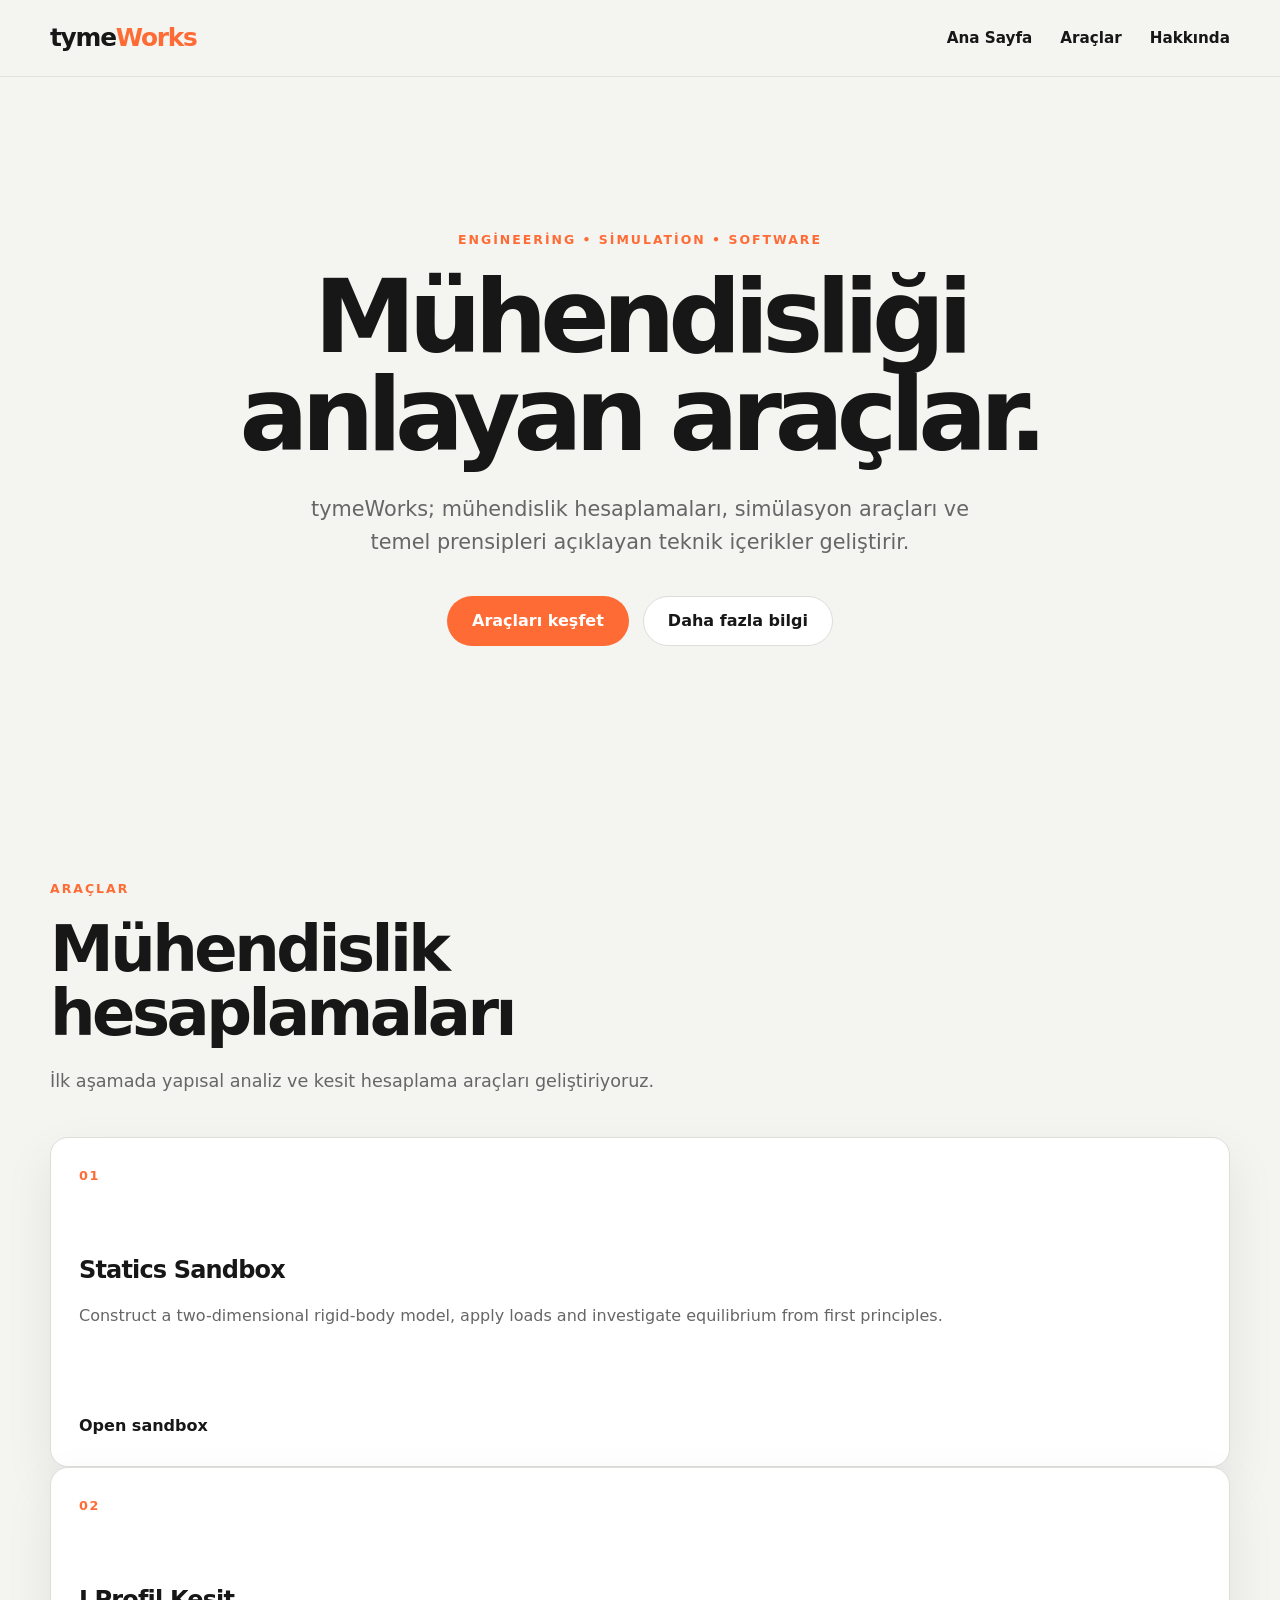
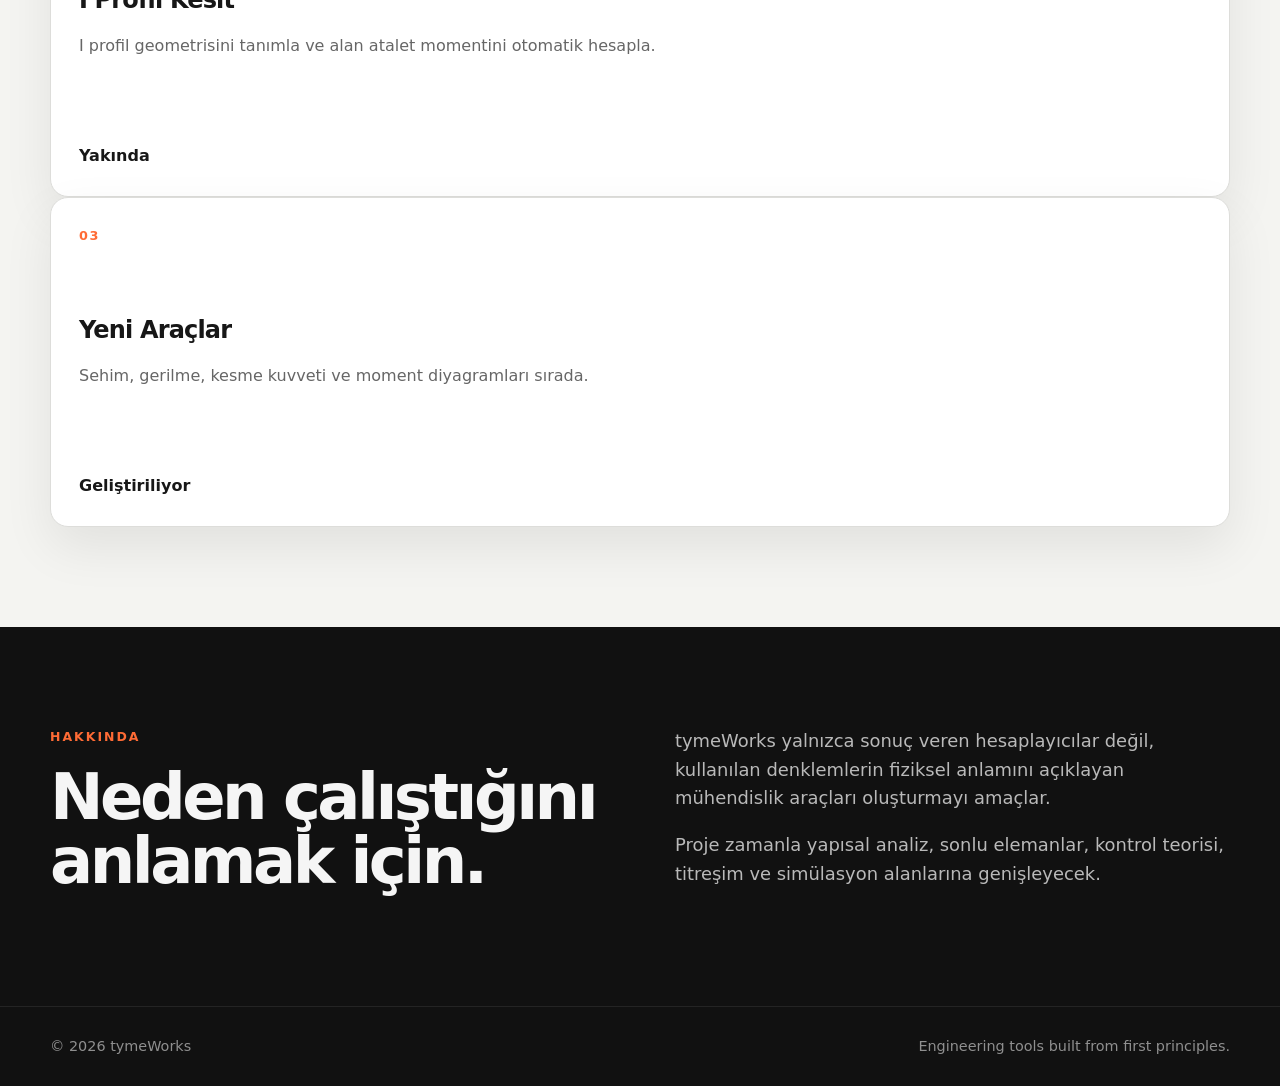
<file: index.html>
<!DOCTYPE html>
<html lang="tr">
<head>
  <meta charset="UTF-8" />
  <meta name="viewport" content="width=device-width, initial-scale=1.0" />
  <meta
    name="description"
    content="tymeWorks mühendislik araçları, simülasyonlar ve teknik içerikler geliştirir."
  />

  <title>tymeWorks</title>

  <link rel="stylesheet" href="css/style.css" />
</head>

<body>
  <header class="site-header">
    <div class="container header-inner">
      <a class="brand" href="#">
        <span class="brand-tyme">tyme</span><span class="brand-works">Works</span>
      </a>

      <nav class="main-nav" aria-label="Ana menü">
        <a href="#home">Ana Sayfa</a>
        <a href="#tools">Araçlar</a>
        <a href="#about">Hakkında</a>
      </nav>
    </div>
  </header>

  <main>
    <section id="home" class="hero">
      <div class="container hero-content">
        <p class="eyebrow">Engineering • Simulation • Software</p>

        <h1>Mühendisliği anlayan araçlar.</h1>

        <p class="hero-text">
          tymeWorks; mühendislik hesaplamaları, simülasyon araçları ve
          temel prensipleri açıklayan teknik içerikler geliştirir.
        </p>

        <div class="hero-actions">
          <a class="button button-primary" href="#tools">
            Araçları keşfet
          </a>

          <a class="button button-secondary" href="#about">
            Daha fazla bilgi
          </a>
        </div>
      </div>
    </section>

    <section id="tools" class="section">
      <div class="container">
        <div class="section-heading">
          <p class="eyebrow">Araçlar</p>
          <h2>Mühendislik hesaplamaları</h2>
          <p>
            İlk aşamada yapısal analiz ve kesit hesaplama araçları
            geliştiriyoruz.
          </p>
        </div>

        <article class="card">
          <span class="card-number">01</span>
        
          <h3>Statics Sandbox</h3>
        
          <p>
            Construct a two-dimensional rigid-body model, apply loads and
            investigate equilibrium from first principles.
          </p>
        
          <a
            href="statics.html"
            aria-label="Open the Statics Sandbox"
          >
            Open sandbox
          </a>
        </article>

          <article class="card">
            <span class="card-number">02</span>
            <h3>I Profil Kesit</h3>
            <p>
              I profil geometrisini tanımla ve alan atalet momentini otomatik
              hesapla.
            </p>
            <a href="#" aria-label="I profil kesit aracını aç">
              Yakında
            </a>
          </article>

          <article class="card">
            <span class="card-number">03</span>
            <h3>Yeni Araçlar</h3>
            <p>
              Sehim, gerilme, kesme kuvveti ve moment diyagramları sırada.
            </p>
            <a href="#" aria-label="Yeni araçlar hakkında bilgi">
              Geliştiriliyor
            </a>
          </article>
        </div>
      </div>
    </section>

    <section id="about" class="section section-dark">
      <div class="container about-grid">
        <div>
          <p class="eyebrow">Hakkında</p>
          <h2>Neden çalıştığını anlamak için.</h2>
        </div>

        <div>
          <p>
            tymeWorks yalnızca sonuç veren hesaplayıcılar değil, kullanılan
            denklemlerin fiziksel anlamını açıklayan mühendislik araçları
            oluşturmayı amaçlar.
          </p>

          <p>
            Proje zamanla yapısal analiz, sonlu elemanlar, kontrol teorisi,
            titreşim ve simülasyon alanlarına genişleyecek.
          </p>
        </div>
      </div>
    </section>
  </main>

  <footer class="site-footer">
    <div class="container footer-inner">
      <span>© <span id="year"></span> tymeWorks</span>
      <span>Engineering tools built from first principles.</span>
    </div>
  </footer>

  <script src="js/app.js"></script>
</body>
</html>
</file>
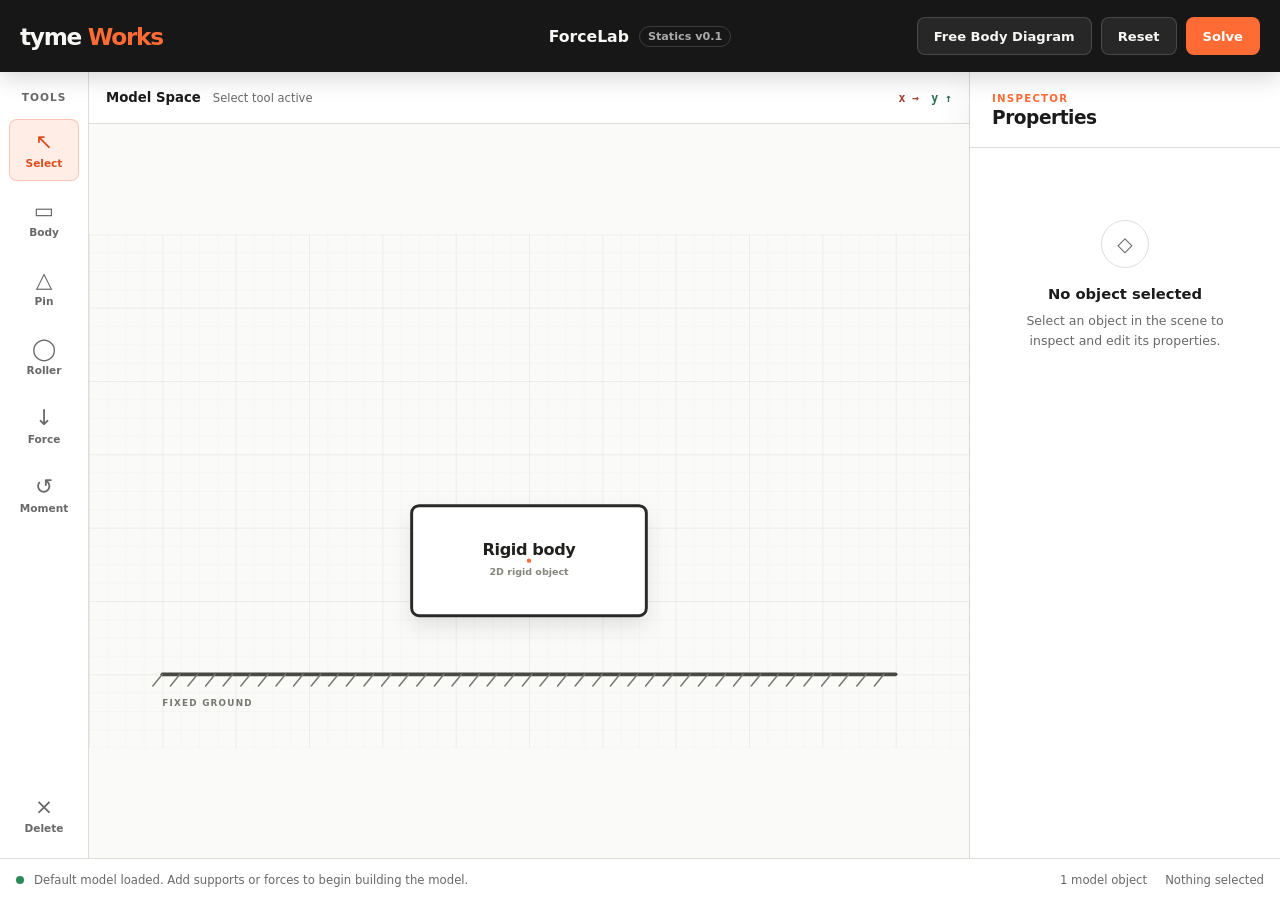
<file: statics.html>
<!DOCTYPE html>
<html lang="en">
<head>
  <meta charset="UTF-8" />
  <meta name="viewport" content="width=device-width, initial-scale=1.0" />

  <meta
    name="description"
    content="Build two-dimensional rigid-body models and explore static equilibrium from first principles."
  />

  <title>ForceLab — Statics Sandbox | tymeWorks</title>
  
  <link rel="stylesheet" href="css/statics-sandbox.css" />
</head>

<body>
  <div class="sandbox-app">
    <!-- Top application bar -->
    <header class="app-header">
      <a class="brand" href="index.html" aria-label="Return to tymeWorks home">
        <span class="brand-tyme">tyme</span>
        <span class="brand-works">Works</span>
      </a>

      <div class="app-title">
        <strong>ForceLab</strong>
        <span>Statics v0.1</span>
      </div>

      <div class="header-actions">
        <button
          id="fbd-button"
          class="button button-secondary"
          type="button"
          aria-pressed="false"
        >
          Free Body Diagram
        </button>

        <button
          id="reset-button"
          class="button button-secondary"
          type="button"
        >
          Reset
        </button>

        <button
          id="solve-button"
          class="button button-primary"
          type="button"
        >
          Solve
        </button>
      </div>
    </header>

    <!-- Main application workspace -->
    <main class="workspace-layout">
      <!-- Left toolbar -->
      <aside class="tool-panel" aria-label="Modeling tools">
        <div class="tool-group">
          <span class="tool-group-label">Tools</span>

          <button
            class="tool-button is-active"
            type="button"
            data-tool="select"
            aria-pressed="true"
            title="Select"
          >
            <span class="tool-icon" aria-hidden="true">↖</span>
            <span class="tool-name">Select</span>
          </button>

          <button
            class="tool-button"
            type="button"
            data-tool="body"
            aria-pressed="false"
            title="Add rigid body"
          >
            <span class="tool-icon" aria-hidden="true">▭</span>
            <span class="tool-name">Body</span>
          </button>

          <button
            class="tool-button"
            type="button"
            data-tool="pin-support"
            aria-pressed="false"
            title="Add pin support"
          >
            <span class="tool-icon" aria-hidden="true">△</span>
            <span class="tool-name">Pin</span>
          </button>

          <button
            class="tool-button"
            type="button"
            data-tool="roller-support"
            aria-pressed="false"
            title="Add roller support"
          >
            <span class="tool-icon" aria-hidden="true">◯</span>
            <span class="tool-name">Roller</span>
          </button>

          <button
            class="tool-button"
            type="button"
            data-tool="force"
            aria-pressed="false"
            title="Add point force"
          >
            <span class="tool-icon" aria-hidden="true">↓</span>
            <span class="tool-name">Force</span>
          </button>

          <button
            class="tool-button"
            type="button"
            data-tool="moment"
            aria-pressed="false"
            title="Add applied moment"
          >
            <span class="tool-icon" aria-hidden="true">↺</span>
            <span class="tool-name">Moment</span>
          </button>
        </div>

        <div class="tool-group tool-group-bottom">
          <button
            class="tool-button tool-button-danger"
            type="button"
            data-tool="delete"
            aria-pressed="false"
            title="Delete selected object"
          >
            <span class="tool-icon" aria-hidden="true">×</span>
            <span class="tool-name">Delete</span>
          </button>
        </div>
      </aside>

      <!-- Central scene -->
      <section class="scene-panel" aria-label="Statics modeling workspace">
        <div class="scene-toolbar">
          <div>
            <strong>Model Space</strong>
            <span id="active-tool-label">Select tool active</span>
          </div>

          <div class="coordinate-system" aria-label="Global coordinate system">
            <span class="axis axis-x">x →</span>
            <span class="axis axis-y">y ↑</span>
          </div>
        </div>

        <div id="scene-container" class="scene-container">
          <svg
            id="sandbox-canvas"
            class="sandbox-canvas"
            viewBox="0 0 1200 700"
            role="img"
            aria-label="Empty statics sandbox scene"
          >
            <defs>
              <pattern
                id="minor-grid"
                width="25"
                height="25"
                patternUnits="userSpaceOnUse"
              >
                <path
                  d="M 25 0 L 0 0 0 25"
                  class="minor-grid-line"
                />
              </pattern>

              <pattern
                id="major-grid"
                width="100"
                height="100"
                patternUnits="userSpaceOnUse"
              >
                <rect
                  width="100"
                  height="100"
                  fill="url(#minor-grid)"
                />

                <path
                  d="M 100 0 L 0 0 0 100"
                  class="major-grid-line"
                />
              </pattern>
            </defs>

            <rect
              width="1200"
              height="700"
              fill="url(#major-grid)"
            />

            <g id="scene-layer"></g>

            <g id="empty-scene-message">
              <text
                x="600"
                y="325"
                text-anchor="middle"
                class="empty-scene-title"
              >
                Your model space is empty
              </text>

              <text
                x="600"
                y="360"
                text-anchor="middle"
                class="empty-scene-subtitle"
              >
                Start by adding a rigid body from the toolbar.
              </text>
            </g>
          </svg>
        </div>
      </section>

      <!-- Right properties panel -->
      <aside class="properties-panel" aria-label="Object properties">
        <div class="panel-heading">
          <div>
            <span class="panel-eyebrow">Inspector</span>
            <h2>Properties</h2>
          </div>
        </div>

        <div id="properties-content" class="properties-content">
          <div class="empty-properties">
            <div class="empty-properties-icon" aria-hidden="true">◇</div>

            <strong>No object selected</strong>

            <p>
              Select an object in the scene to inspect and edit its
              properties.
            </p>
          </div>
        </div>
      </aside>
    </main>

    <!-- Bottom status area -->
    <footer class="status-bar">
      <div class="status-message">
        <span
          id="status-indicator"
          class="status-indicator status-neutral"
          aria-hidden="true"
        ></span>

        <span id="status-text">
          Ready. Add a rigid body to begin building the model.
        </span>
      </div>

      <div class="status-details">
        <span id="object-count">0 objects</span>
        <span id="selection-status">Nothing selected</span>
      </div>
    </footer>
  </div>

  <script type="module" src="js/statics/app.js"></script>
</body>
</html>
</file>
<file: css/style.css>
:root {
  --bg: #f4f4f1;
  --surface: #ffffff;
  --surface-dark: #111111;
  --text: #171717;
  --text-muted: #666666;
  --text-light: #f5f5f5;
  --border: #ddddda;
  --accent: #ff6b35;
  --accent-dark: #d94f1f;
  --container-width: 1180px;
  --radius: 18px;
  --shadow: 0 20px 50px rgba(0, 0, 0, 0.08);
}

* {
  box-sizing: border-box;
}

html {
  scroll-behavior: smooth;
}

body {
  margin: 0;
  font-family:
    Inter,
    ui-sans-serif,
    system-ui,
    -apple-system,
    BlinkMacSystemFont,
    "Segoe UI",
    sans-serif;
  background: var(--bg);
  color: var(--text);
  line-height: 1.6;
}

a {
  color: inherit;
  text-decoration: none;
}

img {
  max-width: 100%;
  display: block;
}

.container {
  width: min(calc(100% - 40px), var(--container-width));
  margin-inline: auto;
}

.site-header {
  position: sticky;
  top: 0;
  z-index: 100;
  border-bottom: 1px solid rgba(0, 0, 0, 0.08);
  background: rgba(244, 244, 241, 0.88);
  backdrop-filter: blur(14px);
}

.header-inner {
  min-height: 76px;
  display: flex;
  align-items: center;
  justify-content: space-between;
  gap: 24px;
}

.brand {
  display: inline-flex;
  align-items: baseline;
  font-size: 1.55rem;
  font-weight: 800;
  letter-spacing: -0.05em;
}

.brand-tyme {
  font-weight: 650;
}

.brand-works {
  color: var(--accent);
}

.main-nav {
  display: flex;
  align-items: center;
  gap: 28px;
}

.main-nav a {
  position: relative;
  font-size: 0.95rem;
  font-weight: 600;
}

.main-nav a::after {
  content: "";
  position: absolute;
  left: 0;
  bottom: -7px;
  width: 100%;
  height: 2px;
  background: var(--accent);
  transform: scaleX(0);
  transform-origin: right;
  transition: transform 180ms ease;
}

.main-nav a:hover::after {
  transform: scaleX(1);
  transform-origin: left;
}

.hero {
  min-height: 78vh;
  display: grid;
  place-items: center;
  padding: 110px 0 90px;
}

.hero-content {
  max-width: 900px;
  text-align: center;
}

.eyebrow {
  margin: 0 0 18px;
  color: var(--accent);
  font-size: 0.78rem;
  font-weight: 800;
  letter-spacing: 0.16em;
  text-transform: uppercase;
}

.hero h1 {
  max-width: 850px;
  margin: 0 auto;
  font-size: clamp(3rem, 8vw, 6.8rem);
  line-height: 0.95;
  letter-spacing: -0.07em;
}

.hero-text {
  max-width: 720px;
  margin: 30px auto 0;
  color: var(--text-muted);
  font-size: clamp(1.05rem, 2vw, 1.3rem);
}

.hero-actions {
  display: flex;
  justify-content: center;
  flex-wrap: wrap;
  gap: 14px;
  margin-top: 36px;
}

.button {
  display: inline-flex;
  min-height: 50px;
  align-items: center;
  justify-content: center;
  padding: 0 24px;
  border: 1px solid transparent;
  border-radius: 999px;
  font-weight: 750;
  transition:
    transform 160ms ease,
    background 160ms ease,
    border-color 160ms ease;
}

.button:hover {
  transform: translateY(-2px);
}

.button-primary {
  background: var(--accent);
  color: #ffffff;
}

.button-primary:hover {
  background: var(--accent-dark);
}

.button-secondary {
  border-color: var(--border);
  background: var(--surface);
}

.button-secondary:hover {
  border-color: #b9b9b3;
}

.section {
  padding: 100px 0;
}

.section-heading {
  max-width: 700px;
  margin-bottom: 42px;
}

.section-heading h2,
.about-grid h2 {
  margin: 0;
  font-size: clamp(2.2rem, 5vw, 4.2rem);
  line-height: 1;
  letter-spacing: -0.055em;
}

.section-heading > p:last-child {
  max-width: 620px;
  margin: 22px 0 0;
  color: var(--text-muted);
  font-size: 1.1rem;
}

.card-grid {
  display: grid;
  grid-template-columns: repeat(3, 1fr);
  gap: 20px;
}

.card {
  min-height: 330px;
  display: flex;
  flex-direction: column;
  padding: 28px;
  border: 1px solid var(--border);
  border-radius: var(--radius);
  background: var(--surface);
  box-shadow: var(--shadow);
  transition:
    transform 180ms ease,
    box-shadow 180ms ease;
}

.card:hover {
  transform: translateY(-6px);
  box-shadow: 0 28px 70px rgba(0, 0, 0, 0.11);
}

.card-number {
  color: var(--accent);
  font-size: 0.8rem;
  font-weight: 800;
  letter-spacing: 0.12em;
}

.card h3 {
  margin: 64px 0 14px;
  font-size: 1.5rem;
  letter-spacing: -0.035em;
}

.card p {
  margin: 0;
  color: var(--text-muted);
}

.card a {
  margin-top: auto;
  padding-top: 34px;
  font-weight: 750;
}

.section-dark {
  background: var(--surface-dark);
  color: var(--text-light);
}

.about-grid {
  display: grid;
  grid-template-columns: 1fr 1fr;
  align-items: start;
  gap: 70px;
}

.about-grid > div:last-child {
  color: #b9b9b9;
  font-size: 1.12rem;
}

.about-grid p {
  margin-top: 0;
}

.site-footer {
  padding: 28px 0;
  border-top: 1px solid rgba(255, 255, 255, 0.08);
  background: var(--surface-dark);
  color: #8f8f8f;
}

.footer-inner {
  display: flex;
  align-items: center;
  justify-content: space-between;
  gap: 20px;
  font-size: 0.9rem;
}

@media (max-width: 850px) {
  .main-nav {
    gap: 16px;
  }

  .card-grid,
  .about-grid {
    grid-template-columns: 1fr;
  }

  .about-grid {
    gap: 36px;
  }

  .card {
    min-height: 280px;
  }
}

@media (max-width: 620px) {
  .container {
    width: min(calc(100% - 28px), var(--container-width));
  }

  .header-inner {
    min-height: 68px;
  }

  .main-nav {
    gap: 12px;
  }

  .main-nav a {
    font-size: 0.82rem;
  }

  .hero {
    min-height: auto;
    padding: 90px 0 70px;
  }

  .hero h1 {
    font-size: clamp(3rem, 17vw, 4.6rem);
  }

  .hero-actions {
    flex-direction: column;
  }

  .button {
    width: 100%;
  }

  .section {
    padding: 74px 0;
  }

  .footer-inner {
    flex-direction: column;
    align-items: flex-start;
  }
}
</file>
<file: css/statics-sandbox.css>
:root {
  --page-background: #ecece8;
  --panel-background: #ffffff;
  --canvas-background: #fafaf8;
  --header-background: #171717;

  --text-primary: #1b1b1b;
  --text-secondary: #686868;
  --text-light: #f7f7f4;

  --border: #deded9;
  --border-strong: #c8c8c1;

  --accent: #ff6b35;
  --accent-dark: #d94f1f;
  --accent-soft: rgba(255, 107, 53, 0.12);

  --danger: #c63f3f;
  --success: #2d8b57;
  --warning: #c88719;

  --toolbar-width: 88px;
  --properties-width: 310px;
  --header-height: 72px;
  --status-height: 42px;

  --radius-small: 8px;
  --radius-medium: 14px;

  --shadow-panel: 0 12px 36px rgba(0, 0, 0, 0.07);
}

* {
  box-sizing: border-box;
}

html,
body {
  width: 100%;
  height: 100%;
  min-height: 0;
}

body {
  margin: 0;
  overflow: hidden;
  font-family:
    Inter,
    ui-sans-serif,
    system-ui,
    -apple-system,
    BlinkMacSystemFont,
    "Segoe UI",
    sans-serif;
  background: var(--page-background);
  color: var(--text-primary);
}

button,
input,
select {
  font: inherit;
}

button {
  border: 0;
}

.sandbox-app {
  width: 100%;
  height: 100vh;
  min-height: 0;
  display: grid;
  grid-template-rows:
    var(--header-height)
    minmax(0, 1fr)
    var(--status-height);
}

/* Header */

.app-header {
  position: relative;
  z-index: 20;
  display: grid;
  grid-template-columns: minmax(170px, 1fr) auto minmax(170px, 1fr);
  align-items: center;
  gap: 24px;
  padding: 0 20px;
  background: var(--header-background);
  color: var(--text-light);
  box-shadow: 0 6px 22px rgba(0, 0, 0, 0.16);
}

.brand {
  justify-self: start;
  color: var(--text-light);
  text-decoration: none;
  font-size: 1.45rem;
  font-weight: 800;
  letter-spacing: -0.055em;
}

.brand-tyme {
  font-weight: 650;
}

.brand-works {
  color: var(--accent);
}

.app-title {
  display: flex;
  align-items: center;
  gap: 10px;
}

.app-title strong {
  font-size: 0.98rem;
}

.app-title span {
  padding: 3px 8px;
  border: 1px solid rgba(255, 255, 255, 0.16);
  border-radius: 999px;
  color: #aaaaaa;
  font-size: 0.7rem;
  font-weight: 700;
}

.header-actions {
  justify-self: end;
  display: flex;
  align-items: center;
  gap: 9px;
}

.button {
  min-height: 38px;
  display: inline-flex;
  align-items: center;
  justify-content: center;
  padding: 0 16px;
  border: 1px solid transparent;
  border-radius: var(--radius-small);
  cursor: pointer;
  font-size: 0.82rem;
  font-weight: 750;
  transition:
    background 150ms ease,
    border-color 150ms ease,
    transform 150ms ease;
}

.button:hover {
  transform: translateY(-1px);
}

.button-primary {
  background: var(--accent);
  color: #ffffff;
}

.button-primary:hover {
  background: var(--accent-dark);
}

.button-secondary {
  border-color: rgba(255, 255, 255, 0.16);
  background: rgba(255, 255, 255, 0.07);
  color: var(--text-light);
}

.button-secondary:hover {
  background: rgba(255, 255, 255, 0.12);
}

.button-secondary[aria-pressed="true"] {
  border-color: var(--accent);
  background: var(--accent-soft);
  color: #ffffff;
}

/* Main layout */

.workspace-layout {
  min-height: 0;
  display: grid;
  grid-template-columns:
    var(--toolbar-width)
    minmax(0, 1fr)
    var(--properties-width);
  gap: 1px;
  overflow: hidden;
  background: var(--border);
}

/* Left toolbar */

.tool-panel {
  position: relative;
  z-index: 10;
  display: flex;
  flex-direction: column;
  justify-content: space-between;
  overflow-y: auto;
  padding: 12px 9px;
  background: var(--panel-background);
}

.tool-group {
  display: flex;
  flex-direction: column;
  gap: 7px;
}

.tool-group-label {
  padding: 7px 4px 9px;
  color: var(--text-secondary);
  font-size: 0.66rem;
  font-weight: 800;
  letter-spacing: 0.1em;
  text-align: center;
  text-transform: uppercase;
}

.tool-group-bottom {
  padding-top: 12px;
}

.tool-button {
  min-height: 62px;
  display: flex;
  flex-direction: column;
  align-items: center;
  justify-content: center;
  gap: 4px;
  border: 1px solid transparent;
  border-radius: var(--radius-small);
  background: transparent;
  color: var(--text-secondary);
  cursor: pointer;
  transition:
    color 140ms ease,
    background 140ms ease,
    border-color 140ms ease;
}

.tool-button:hover {
  border-color: var(--border);
  background: #f4f4f1;
  color: var(--text-primary);
}

.tool-button.is-active {
  border-color: rgba(255, 107, 53, 0.3);
  background: var(--accent-soft);
  color: var(--accent-dark);
}

.tool-button-danger:hover {
  border-color: rgba(198, 63, 63, 0.25);
  background: rgba(198, 63, 63, 0.08);
  color: var(--danger);
}

.tool-icon {
  font-size: 1.35rem;
  line-height: 1;
}

.tool-name {
  font-size: 0.66rem;
  font-weight: 750;
}

/* Scene */

.scene-panel {
  min-width: 0;
  min-height: 0;
  display: grid;
  grid-template-rows: 52px minmax(0, 1fr);
  background: var(--canvas-background);
}

.scene-toolbar {
  display: flex;
  align-items: center;
  justify-content: space-between;
  gap: 20px;
  padding: 0 17px;
  border-bottom: 1px solid var(--border);
  background: rgba(255, 255, 255, 0.94);
}

.scene-toolbar > div:first-child {
  display: flex;
  align-items: baseline;
  gap: 12px;
}

.scene-toolbar strong {
  font-size: 0.83rem;
}

.scene-toolbar span {
  color: var(--text-secondary);
  font-size: 0.72rem;
}

.coordinate-system {
  display: flex;
  align-items: center;
  gap: 12px;
}

.axis {
  font-family: "SFMono-Regular", Consolas, monospace;
  font-weight: 700;
}

.axis-x {
  color: #a3422d !important;
}

.axis-y {
  color: #2d6f55 !important;
}

.scene-container {
  position: relative;
  min-height: 0;
  overflow: hidden;
  background: var(--canvas-background);
}

.sandbox-canvas {
  width: 100%;
  height: 100%;
  display: block;
  user-select: none;
  touch-action: none;
}

.minor-grid-line {
  fill: none;
  stroke: #ededeb;
  stroke-width: 1;
}

.major-grid-line {
  fill: none;
  stroke: #dededb;
  stroke-width: 1.2;
}

.empty-scene-title {
  fill: #565650;
  font-size: 25px;
  font-weight: 750;
}

.empty-scene-subtitle {
  fill: #999992;
  font-size: 15px;
}

/* Properties */

.properties-panel {
  min-height: 0;
  overflow-y: auto;
  background: var(--panel-background);
  box-shadow: var(--shadow-panel);
}

.panel-heading {
  min-height: 76px;
  display: flex;
  align-items: center;
  padding: 0 22px;
  border-bottom: 1px solid var(--border);
}

.panel-eyebrow {
  display: block;
  margin-bottom: 3px;
  color: var(--accent);
  font-size: 0.64rem;
  font-weight: 850;
  letter-spacing: 0.12em;
  text-transform: uppercase;
}

.panel-heading h2 {
  margin: 0;
  font-size: 1.16rem;
  letter-spacing: -0.025em;
}

.properties-content {
  padding: 22px;
}

.empty-properties {
  min-height: 230px;
  display: flex;
  flex-direction: column;
  align-items: center;
  justify-content: center;
  padding: 28px 12px;
  text-align: center;
}

.empty-properties-icon {
  width: 48px;
  height: 48px;
  display: grid;
  place-items: center;
  margin-bottom: 17px;
  border: 1px solid var(--border);
  border-radius: 50%;
  color: var(--text-secondary);
  font-size: 1.25rem;
}

.empty-properties strong {
  font-size: 0.92rem;
}

.empty-properties p {
  max-width: 225px;
  margin: 9px 0 0;
  color: var(--text-secondary);
  font-size: 0.78rem;
  line-height: 1.55;
}

/* Status bar */

.status-bar {
  position: relative;
  z-index: 20;
  display: flex;
  align-items: center;
  justify-content: space-between;
  gap: 24px;
  padding: 0 16px;
  border-top: 1px solid var(--border);
  background: var(--panel-background);
  color: var(--text-secondary);
  font-size: 0.73rem;
}

.status-message,
.status-details {
  display: flex;
  align-items: center;
  gap: 10px;
}

.status-details {
  gap: 18px;
}

.status-indicator {
  width: 8px;
  height: 8px;
  flex: 0 0 auto;
  border-radius: 50%;
}

.status-neutral {
  background: #8d8d87;
}

.status-info {
  background: #3978b7;
}

.status-success {
  background: var(--success);
}

.status-warning {
  background: var(--warning);
}

.status-error {
  background: var(--danger);
}

/* Responsive layout */

@media (max-width: 980px) {
  :root {
    --properties-width: 260px;
  }

  .app-header {
    grid-template-columns: auto 1fr;
  }

  .app-title {
    display: none;
  }

  .header-actions {
    grid-column: 2;
  }
}

@media (max-width: 760px) {
  body {
    overflow: auto;
  }

  .sandbox-app {
    height: auto;
    min-height: 100dvh;
    grid-template-rows: auto minmax(700px, 1fr) auto;
  }

  .app-header {
    min-height: var(--header-height);
    grid-template-columns: 1fr;
    gap: 10px;
    padding: 12px 14px;
  }

  .brand,
  .header-actions {
    justify-self: center;
  }

  .header-actions {
    grid-column: 1;
    flex-wrap: wrap;
    justify-content: center;
  }

  .workspace-layout {
    grid-template-columns: 72px minmax(0, 1fr);
    grid-template-rows: minmax(500px, 1fr) auto;
  }

  .tool-panel {
    grid-row: 1 / span 2;
  }

  .properties-panel {
    grid-column: 2;
    min-height: 240px;
  }

  .status-bar {
    min-height: 58px;
    flex-direction: column;
    align-items: flex-start;
    justify-content: center;
    gap: 3px;
  }

  .status-details {
    display: none;
  }
}
/* Milestone 2: visual model objects */

#empty-scene-message[hidden] {
  display: none;
}

.scene-object {
  pointer-events: visiblePainted;
}

.scene-ground-line {
  stroke: #484844;
  stroke-width: 5;
  stroke-linecap: round;
}

.scene-ground-hatch {
  stroke: #777770;
  stroke-width: 2;
  stroke-linecap: round;
}

.scene-ground-label {
  fill: #777770;
  font-size: 12px;
  font-weight: 800;
  letter-spacing: 0.14em;
}

.scene-rigid-body {
  cursor: default;
}

.rigid-body-shape {
  fill: #ffffff;
  stroke: #292927;
  stroke-width: 4;
  filter: drop-shadow(
    0 13px 13px rgba(0, 0, 0, 0.09)
  );
}

.rigid-body-label {
  fill: #20201e;
  font-size: 22px;
  font-weight: 800;
  letter-spacing: -0.025em;
}

.rigid-body-subtitle {
  fill: #85857e;
  font-size: 13px;
  font-weight: 600;
}

.rigid-body-center {
  fill: var(--accent);
  stroke: #ffffff;
  stroke-width: 2;
}

/* Milestone 2B: support objects */

.scene-support {
  cursor: default;
}

.support-stem,
.support-base-line,
.support-roller-plate {
  fill: none;
  stroke: #292927;
  stroke-width: 4;
  stroke-linecap: round;
  vector-effect: non-scaling-stroke;
}

.support-pin-shape {
  fill: rgba(255, 107, 53, 0.12);
  stroke: #292927;
  stroke-width: 4;
  stroke-linejoin: round;
  vector-effect: non-scaling-stroke;
}

.support-roller-wheel {
  fill: #ffffff;
  stroke: #292927;
  stroke-width: 3;
  vector-effect: non-scaling-stroke;
}

.support-anchor {
  fill: var(--accent);
  stroke: #ffffff;
  stroke-width: 2;
  vector-effect: non-scaling-stroke;
}


/* Milestone 2C-A: point-force objects */

.scene-point-force {
  cursor: default;
}

.force-shaft {
  fill: none;
  stroke: #c63f3f;
  stroke-width: 4;
  stroke-linecap: round;
  vector-effect: non-scaling-stroke;
}

.force-arrow-head {
  fill: #c63f3f;
  stroke: #c63f3f;
  stroke-linejoin: round;
  vector-effect: non-scaling-stroke;
}

.force-application-point {
  fill: #c63f3f;
  stroke: #ffffff;
  stroke-width: 2;
  vector-effect: non-scaling-stroke;
}

.force-label {
  fill: #a52f2f;
  font-size: 14px;
  font-weight: 800;
  paint-order: stroke;
  stroke: #ffffff;
  stroke-width: 5px;
  stroke-linejoin: round;
}
</file>
